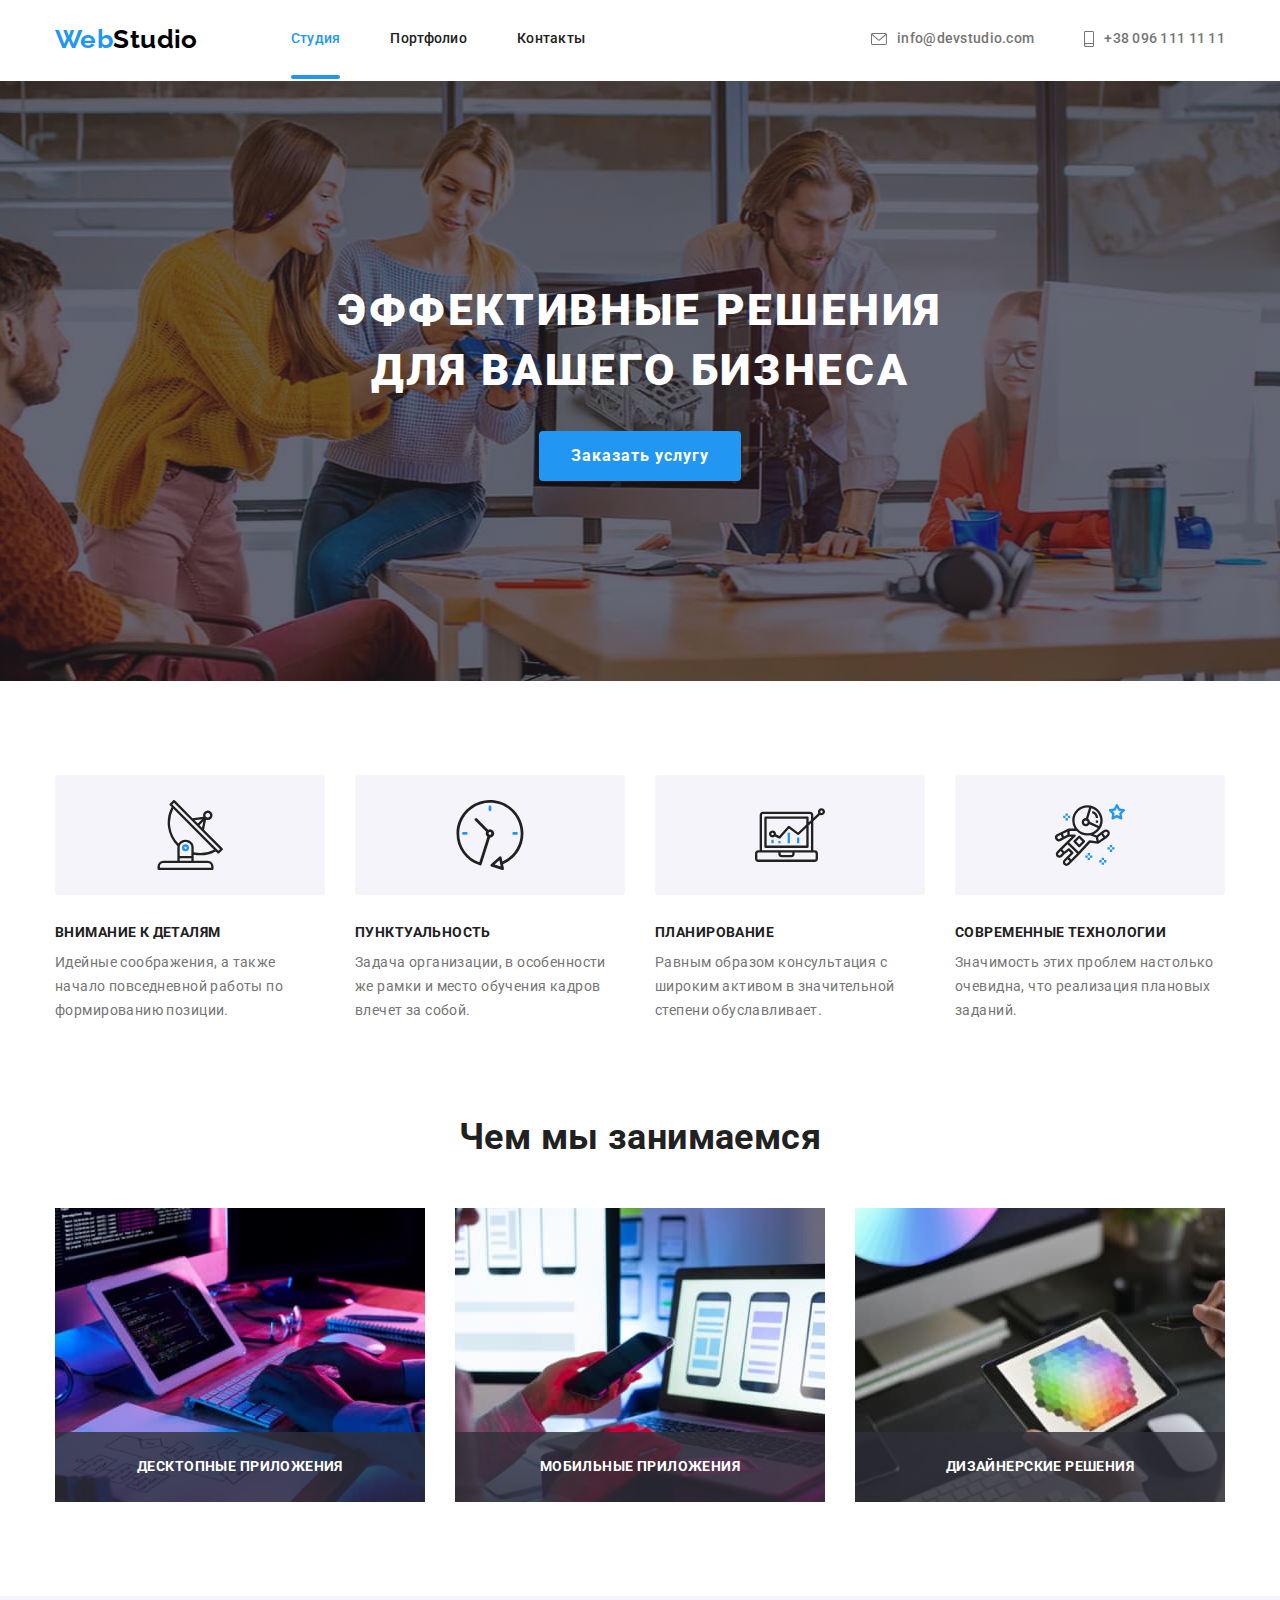
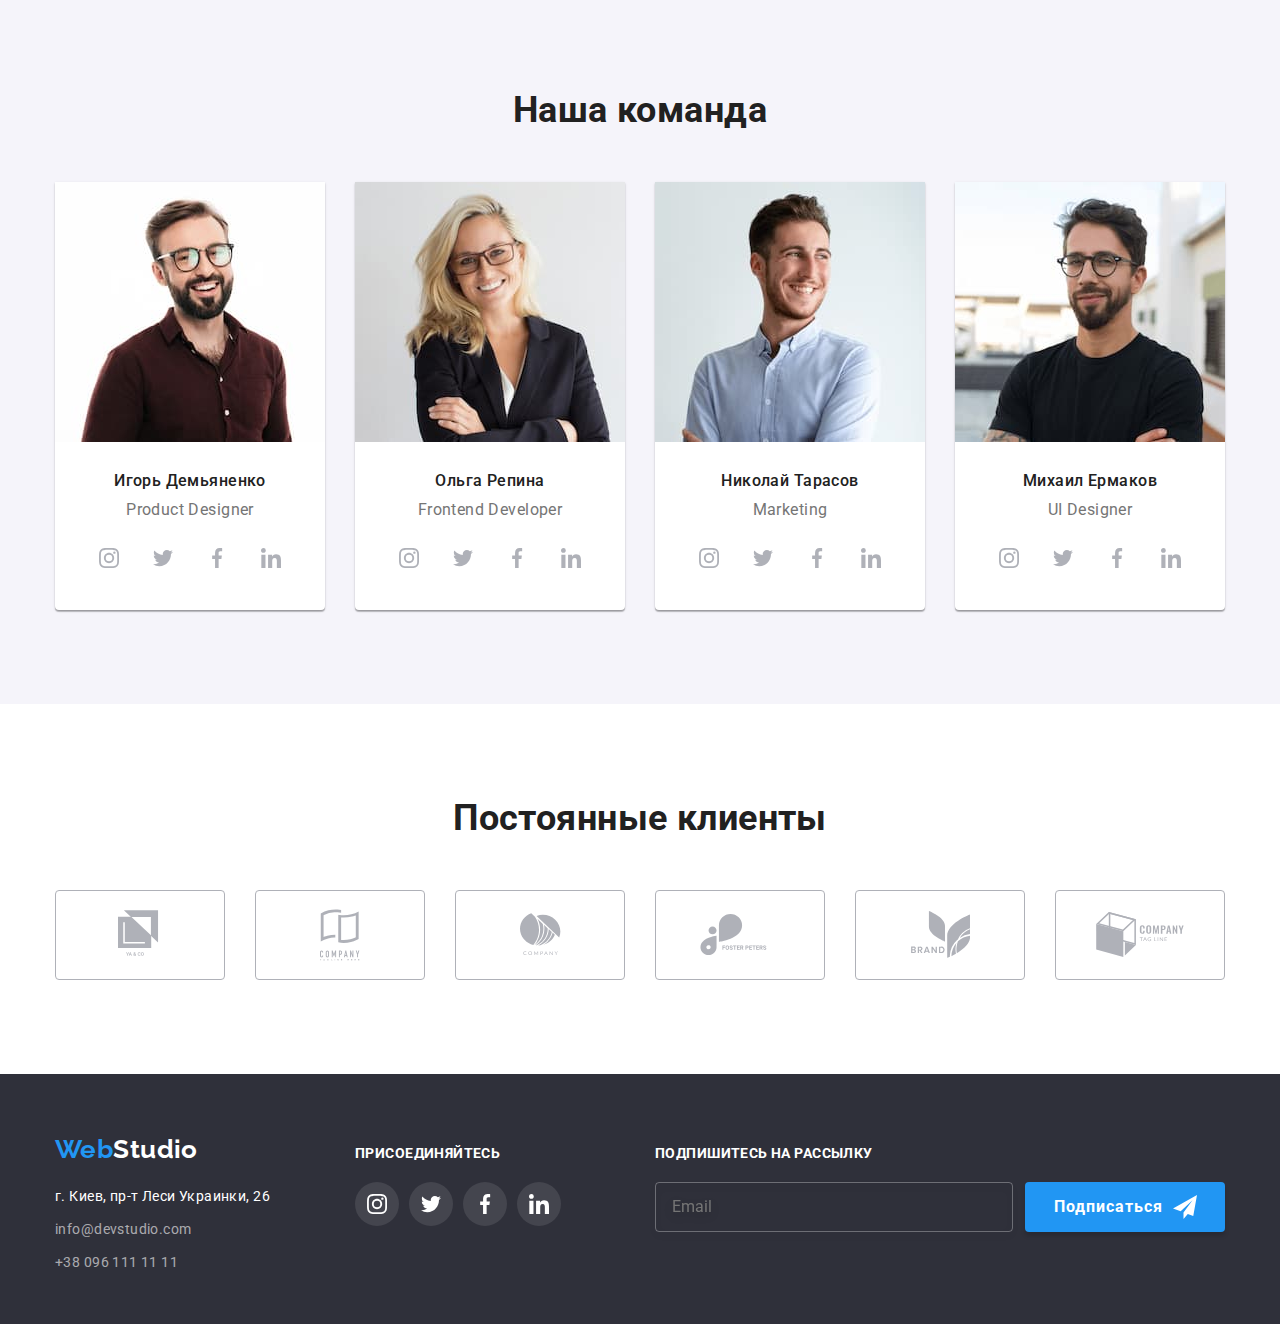
<file: index.html>
<!DOCTYPE html>
<html lang="ru">

<head>
    <meta charset="UTF-8">
    <meta http-equiv="X-UA-Compatible" content="IE=edge">
    <meta name="viewport" content="width=device-width, initial-scale=1.0">
    <title>WebStudio</title>
    <link
        href="https://fonts.googleapis.com/css2?family=Raleway:wght@700&family=Roboto:wght@400;500;700;900&display=swap"
        rel="stylesheet">
    <link rel="stylesheet"
        href="https://cdnjs.cloudflare.com/ajax/libs/modern-normalize/0.2.0/modern-normalize.min.css">
    <link rel="stylesheet" href="./css/styles.css">
</head>

<body class="page">
    <header class="page-header web">
        <div class="container">
            <nav class="header-nav">
                <a href="./index.html" class="logo list"><span class="logo-color">Web</span>Studio</a>
                <ul class="site-nav list">
                    <li class="item"><a href="./index.html" class="link-nav current list">Студия</a></li>
                    <li class="item"><a href="./portfolio.html" class="link-nav list">Портфолио</a></li>
                    <li class="item"><a href="#contacts" class="link-nav list">Контакты</a></li>
                </ul>
            </nav>
            <ul class="auth-nav list">
                <li class="item"><a href="mailto:info@devstudio.com" aria-label="Почта" class="link-contacts list">
                        <svg class="link-contacts-icon" width="16" height="12">
                            <use href="./images/icons.svg#envelope"></use>
                        </svg>info@devstudio.com
                    </a>
                </li>
                <li class="item"><a href="tel:+380961111111" aria-label="Телефон" class="link-contacts list">
                        <svg class="link-contacts-icon" width="10" height="16">
                            <use href="./images/icons.svg#smartphone"></use>
                        </svg>+38 096 111 11 11</a></li>
            </ul>
        </div>
    </header>
    <main>
        <section class="hero overlay">
            <div class="container">
                <div class="hero-center">
                    <h1 class="hero-title">Эффективные решения для вашего бизнеса</h1>
                </div>
                <button type="button" class="button-hero" data-modal-open>Заказать услугу</button>
                <div class="backdrop is-hidden" data-modal>
                    <div class="modal">
                        <p></p>
                        <button type="button" class="button-modal-close list list-border" data-modal-close>
                            <svg class="close-icon" width="11" height="11">
                                <use href="./images/icons.svg#close"></use>
                            </svg>
                        </button>
                        <div class="form-box">
                            <form class="form-modal">
                                <p class="modal-title">Оставьте свои данные, мы вам перезвоним</p>
                                <label class="form-field">
                                    <span class="form-label">Имя</span>
                                    <input type="text" class="form-input" name="name">
                                    <svg class="form-icon" width="18" height="18">
                                        <use href="./images/icons.svg#person-form"></use>
                                    </svg>
                                </label>
                                <label class="form-field">
                                    <span class="form-label">Телефон</span>
                                    <input type="tel" class="form-input" name="tel">
                                    <svg class="form-icon" width="18" height="18">
                                        <use href="./images/icons.svg#phone-form"></use>
                                    </svg>
                                </label>
                                <label class="form-field">
                                    <span class="form-label">Почта</span>
                                    <input type="email" class="form-input" name="email" required>
                                    <svg class="form-icon" width="18" height="18">
                                        <use href="./images/icons.svg#email-form"></use>
                                    </svg>
                                </label>
                                <label class="form-field area">
                                    <span class="form-label">Комментарий</span>
                                    <textarea name="user-text" class="form-input area"
                                        placeholder="Введите текст"></textarea>
                                </label>
                                <label class="checkbox-modal">
                                    <input type="checkbox" class="check-icon-box visually-hidden" name="check"
                                        value="i-agree">
                                    <svg class="checkbox-icon" width="16" height="15">
                                        <use href="./images/icons.svg#icon-check"></use>
                                    </svg>
                                    <span class="checkbox-text">Соглашаюсь с рассылкой и принимаю</span>
                                    <a href="" aria-label="Условия договора" class="check-box-agreement list"
                                        target="_blank" rel="noopener noreferrer">Условия договора</a>
                                </label>
                                <button type="submit" class="button-send">Отправить</button>
                            </form>
                        </div>
                    </div>
                </div>

            </div>
        </section>
        <section class="section description">
            <div class="container">
                <h2 class="visually-hidden">Чем мы занимаемся описание</h2>
                <ul class="section-text list">
                    <li class="item">
                        <div class="item-box">
                            <svg class="item-icon" width="70" height="70">
                                <use href="./images/icons.svg#Group"></use>
                            </svg>
                        </div>
                        <h3 class="text-title">Внимание к деталям</h3>
                        <p class="text">Идейные соображения, а также начало повседневной работы по формированию позиции.
                        </p>
                    </li>
                    <li class="item">
                        <div class="item-box">
                            <svg class="item-icon" width="70" height="70">
                                <use href="./images/icons.svg#clock"></use>
                            </svg>
                        </div>
                        <h3 class="text-title">Пунктуальность</h3>
                        <p class="text">Задача организации, в особенности же рамки и место обучения кадров влечет за
                            собой.
                        </p>
                    </li>
                    <li class="item">
                        <div class="item-box">
                            <svg class="item-icon" width="70" height="70">
                                <use href="./images/icons.svg#diagram"></use>
                            </svg>
                        </div>
                        <h3 class="text-title">Планирование</h3>
                        <p class="text">Равным образом консультация с широким активом в значительной степени
                            обуславливает.
                        </p>
                    </li>
                    <li class="item">
                        <div class="item-box">
                            <svg class="item-icon" width="70" height="70">
                                <use href="./images/icons.svg#astronaut"></use>
                            </svg>
                        </div>
                        <h3 class="text-title">Современные технологии</h3>
                        <p class="text">Значимость этих проблем настолько очевидна, что реализация плановых заданий.</p>
                    </li>
                </ul>
            </div>
        </section>
        <section class="section fotos">
            <div class="container">
                <h2 class="section-title">Чем мы занимаемся</h2>
                <ul class="section-foto list">
                    <li class="item foto-thumb"><img src="./images/box1.jpg" alt="Сотрудник пишет код." width="370">
                        <p class="foto-thumb-text">Десктопные приложения</p>
                    </li>
                    <li class="item foto-thumb"><img src="./images/box2.jpg" alt="Сотрудник настраивает стили."
                            width="370">
                        <p class="foto-thumb-text">Мобильные приложения</p>
                    </li>
                    <li class="item foto-thumb"><img src="./images/box3.jpg"
                            alt="Сотрудник настраивает цветовую палитру." width="370">
                        <p class="foto-thumb-text">Дизайнерские решения</p>
                    </li>

                </ul>
            </div>
        </section>
        <section class="section team">
            <div class="container">
                <h2 class="section-title">Наша команда</h2>
                <ul class="section-card list">
                    <li class="item">
                        <img src="./images/i.d.jpg" alt="На фото Игорь Демьяненко" width="270" class="team-foto">
                        <div class="card-box">
                            <h3 class="card-title">Игорь Демьяненко</h3>
                            <p class="card-text">Product Designer</p>
                            <ul class="social-network list">
                                <li class="social-item ">
                                    <a href="" class="social-link" aria-label="Инстаграмм" target="_blank"
                                        rel="noopener noreferrer">
                                        <svg class="social-icon" width="20" height="20">
                                            <use href="./images/icons.svg#instagram"></use>
                                        </svg>
                                    </a>
                                </li>
                                <li class="social-item">
                                    <a href="" class="social-link" aria-label="Твиттер" target="_blank"
                                        rel="noopener noreferrer">
                                        <svg class="social-icon" width="20" height="20">
                                            <use href="./images/icons.svg#twitter"></use>
                                        </svg>
                                    </a>
                                </li>
                                <li class="social-item">
                                    <a href="" class="social-link" aria-label="Фейсбук" target="_blank"
                                        rel="noopener noreferrer">
                                        <svg class="social-icon" width="20" height="20">
                                            <use href="./images/icons.svg#facebook"></use>
                                        </svg>
                                    </a>
                                </li>
                                <li class="social-item">
                                    <a href="" class="social-link" aria-label="Линкедин" target="_blank"
                                        rel="noopener noreferrer">
                                        <svg class="social-icon" width="20" height="20">
                                            <use href="./images/icons.svg#linkedin"></use>
                                        </svg>
                                    </a>
                                </li>
                            </ul>
                        </div>
                    </li>
                    <li class="item">
                        <img src="./images/o.r.jpg" alt="На фото Ольга Репина" width="270" class="team-foto">
                        <div class="card-box">
                            <h3 class="card-title">Ольга Репина</h3>
                            <p class="card-text">Frontend Developer</p>
                            <ul class="social-network list">
                                <li class="social-item ">
                                    <a href="" class="social-link" aria-label="Инстаграмм" target="_blank"
                                        rel="noopener noreferrer">
                                        <svg class="social-icon" width="20" height="20">
                                            <use href="./images/icons.svg#instagram"></use>
                                        </svg>
                                    </a>
                                </li>
                                <li class="social-item">
                                    <a href="" class="social-link" aria-label="Твиттер" target="_blank"
                                        rel="noopener noreferrer">
                                        <svg class="social-icon" width="20" height="20">
                                            <use href="./images/icons.svg#twitter"></use>
                                        </svg>
                                    </a>
                                </li>
                                <li class="social-item">
                                    <a href="" class="social-link" aria-label="Фейсбук" target="_blank"
                                        rel="noopener noreferrer">
                                        <svg class="social-icon" width="20" height="20">
                                            <use href="./images/icons.svg#facebook"></use>
                                        </svg>
                                    </a>
                                </li>
                                <li class="social-item">
                                    <a href="" class="social-link" aria-label="Линкедин" target="_blank"
                                        rel="noopener noreferrer">
                                        <svg class="social-icon" width="20" height="20">
                                            <use href="./images/icons.svg#linkedin"></use>
                                        </svg>
                                    </a>
                                </li>
                            </ul>
                        </div>
                    </li>
                    <li class="item">
                        <img src="./images/n.t.jpg" alt="На фото Николай Тарасов" width="270" class="team-foto">
                        <div class="card-box">
                            <h3 class="card-title">Николай Тарасов</h3>
                            <p class="card-text">Marketing</p>
                            <ul class="social-network list">
                                <li class="social-item ">
                                    <a href="" class="social-link" aria-label="Инстаграмм" target="_blank"
                                        rel="noopener noreferrer">
                                        <svg class="social-icon" width="20" height="20">
                                            <use href="./images/icons.svg#instagram"></use>
                                        </svg>
                                    </a>
                                </li>
                                <li class="social-item">
                                    <a href="" class="social-link" aria-label="Твиттер" target="_blank"
                                        rel="noopener noreferrer">
                                        <svg class="social-icon" width="20" height="20">
                                            <use href="./images/icons.svg#twitter"></use>
                                        </svg>
                                    </a>
                                </li>
                                <li class="social-item">
                                    <a href="" class="social-link" aria-label="Фейсбук" target="_blank"
                                        rel="noopener noreferrer">
                                        <svg class="social-icon" width="20" height="20">
                                            <use href="./images/icons.svg#facebook"></use>
                                        </svg>
                                    </a>
                                </li>
                                <li class="social-item">
                                    <a href="" class="social-link" aria-label="Линкедин" target="_blank"
                                        rel="noopener noreferrer">
                                        <svg class="social-icon" width="20" height="20">
                                            <use href="./images/icons.svg#linkedin"></use>
                                        </svg>
                                    </a>
                                </li>
                            </ul>
                        </div>
                    </li>
                    <li class="item">
                        <img src="./images/m.e.jpg" alt="На фото Михаил Ермаков" width="270" class="team-foto">
                        <div class="card-box">
                            <h3 class="card-title">Михаил Ермаков</h3>
                            <p class="card-text">UI Designer</p>
                            <ul class="social-network list">
                                <li class="social-item ">
                                    <a href="" class="social-link" aria-label="Инстаграмм" target="_blank"
                                        rel="noopener noreferrer">
                                        <svg class="social-icon" width="20" height="20">
                                            <use href="./images/icons.svg#instagram"></use>
                                        </svg>
                                    </a>
                                </li>
                                <li class="social-item">
                                    <a href="" class="social-link" aria-label="Твиттер" target="_blank"
                                        rel="noopener noreferrer">
                                        <svg class="social-icon" width="20" height="20">
                                            <use href="./images/icons.svg#twitter"></use>
                                        </svg>
                                    </a>
                                </li>
                                <li class="social-item">
                                    <a href="" class="social-link" aria-label="Фейсбук" target="_blank"
                                        rel="noopener noreferrer">
                                        <svg class="social-icon" width="20" height="20">
                                            <use href="./images/icons.svg#facebook"></use>
                                        </svg>
                                    </a>
                                </li>
                                <li class="social-item">
                                    <a href="" class="social-link" aria-label="Линкедин" target="_blank"
                                        rel="noopener noreferrer">
                                        <svg class="social-icon" width="20" height="20">
                                            <use href="./images/icons.svg#linkedin"></use>
                                        </svg>
                                    </a>
                                </li>
                            </ul>
                        </div>
                    </li>
                </ul>
            </div>
        </section>
        <section class="section clients">
            <div class="container">
                <h2 class="clients-titel">Постоянные клиенты</h2>
                <ul class="clients-list list">
                    <li class="clients-item">
                        <a href="" class="clients-link" aria-label="Логотип компании" target="_blank"
                            rel="noopener noreferrer">
                            <svg class="clients-icon" width="44.27" height="49.23">
                                <use href="./images/icons.svg#logo1"></use>
                            </svg>
                        </a>
                    </li>
                    <li class="clients-item">
                        <a href="" class="clients-link" aria-label="Логотип компании" target="_blank"
                            rel="noopener noreferrer">
                            <svg class="clients-icon" width="40" height="52">
                                <use href="./images/icons.svg#logo2"></use>
                            </svg>
                        </a>
                    </li>
                    <li class="clients-item">
                        <a href="" class="clients-link" aria-label="Логотип компании" target="_blank"
                            rel="noopener noreferrer">
                            <svg class="clients-icon" width="41" height="42.6">
                                <use href="./images/icons.svg#logo3"></use>
                            </svg>
                        </a>
                    </li>
                    <li class="clients-item">
                        <a href="" class="clients-link" aria-label="Логотип компании" target="_blank"
                            rel="noopener noreferrer">
                            <svg class="clients-icon" width="79.66" height="42.02">
                                <use href="./images/icons.svg#logo4"></use>
                            </svg>
                        </a>
                    </li>
                    <li class="clients-item">
                        <a href="" class="clients-link" aria-label="Логотип компании" target="_blank"
                            rel="noopener noreferrer">
                            <svg class="clients-icon" width="59" height="47">
                                <use href="./images/icons.svg#logo5"></use>
                            </svg>
                        </a>
                    </li>
                    <li class="clients-item">
                        <a href="" class="clients-link" aria-label="Логотип компании" target="_blank"
                            rel="noopener noreferrer">
                            <svg class="clients-icon" width="88.48" height="45.44">
                                <use href="./images/icons.svg#logo6"></use>
                            </svg>
                        </a>
                    </li>
                </ul>
            </div>
        </section>
    </main>
    <footer class="footer">
        <div class="container">
            <div class="footerbox">
                <div class="address-block">
                    <a href="./index.html" class="logo logo-end"><span class="logo-color">Web</span><span
                            class="logo-colors">Studio</span></a>
                    <address class="address" id="contacts">
                        <ul class="address-list list">
                            <li><a href="https://goo.gl/maps/zxBXprxEHdJfPsus8" aria-label="Гугл карта" target="_blank"
                                    rel="noopener noreferrer" class="address-map list">
                                    г. Киев, пр-т Леси Украинки, 26</a></li>
                            <li><a href="mailto:info@devstudio.com" aria-label="Почта"
                                    class="address-contacts list">info@devstudio.com</a></li>
                            <li><a href="tel:+380961111111" aria-label="Телефон" class="address-contacts list">+38 096
                                    111 11 11</a></li>
                        </ul>
                    </address>
                </div>
                <div class="social-network-link">
                    <p class="go-us">присоединяйтесь</p>
                    <ul class="social-network list">
                        <li class="social-item ">
                            <a href="" class="social-link end" aria-label="Инстаграмм" target="_blank"
                                rel="noopener noreferrer">
                                <svg class="social-icon end" width="20" height="20">
                                    <use href="./images/icons.svg#instagram"></use>
                                </svg>
                            </a>
                        </li>
                        <li class="social-item">
                            <a href="" class="social-link end" aria-label="Твиттер" target="_blank"
                                rel="noopener noreferrer">
                                <svg class="social-icon end" width="20" height="20">
                                    <use href="./images/icons.svg#twitter"></use>
                                </svg>
                            </a>
                        </li>
                        <li class="social-item">
                            <a href="" class="social-link end" aria-label="Фейсбук" target="_blank"
                                rel="noopener noreferrer">
                                <svg class="social-icon end" width="20" height="20">
                                    <use href="./images/icons.svg#facebook"></use>
                                </svg>
                            </a>
                        </li>
                        <li class="social-item">
                            <a href="" class="social-link end" aria-label="Линкедин" target="_blank"
                                rel="noopener noreferrer">
                                <svg class="social-icon end" width="20" height="20">
                                    <use href="./images/icons.svg#linkedin"></use>
                                </svg>
                            </a>
                        </li>
                    </ul>
                </div>
                <div class="subscribe-box">
                    <p class="go-us">Подпишитесь на рассылку</p>
                    <form class="mail-field-box">
                        <label class="mail-field"><input class="mail-field-item" type="email" name="email"
                                placeholder="Email"></label>
                        <button type="submit" class="button-subscribe">Подписаться
                            <svg class="subscribe-icon" width="24" height="24">
                                <use href="./images/icons.svg#icon_send"></use>
                            </svg>
                        </button>
                    </form>
                </div>
            </div>
        </div>
    </footer>
    <script src="./js/modal.js"></script>
</body>

</html>
</file>
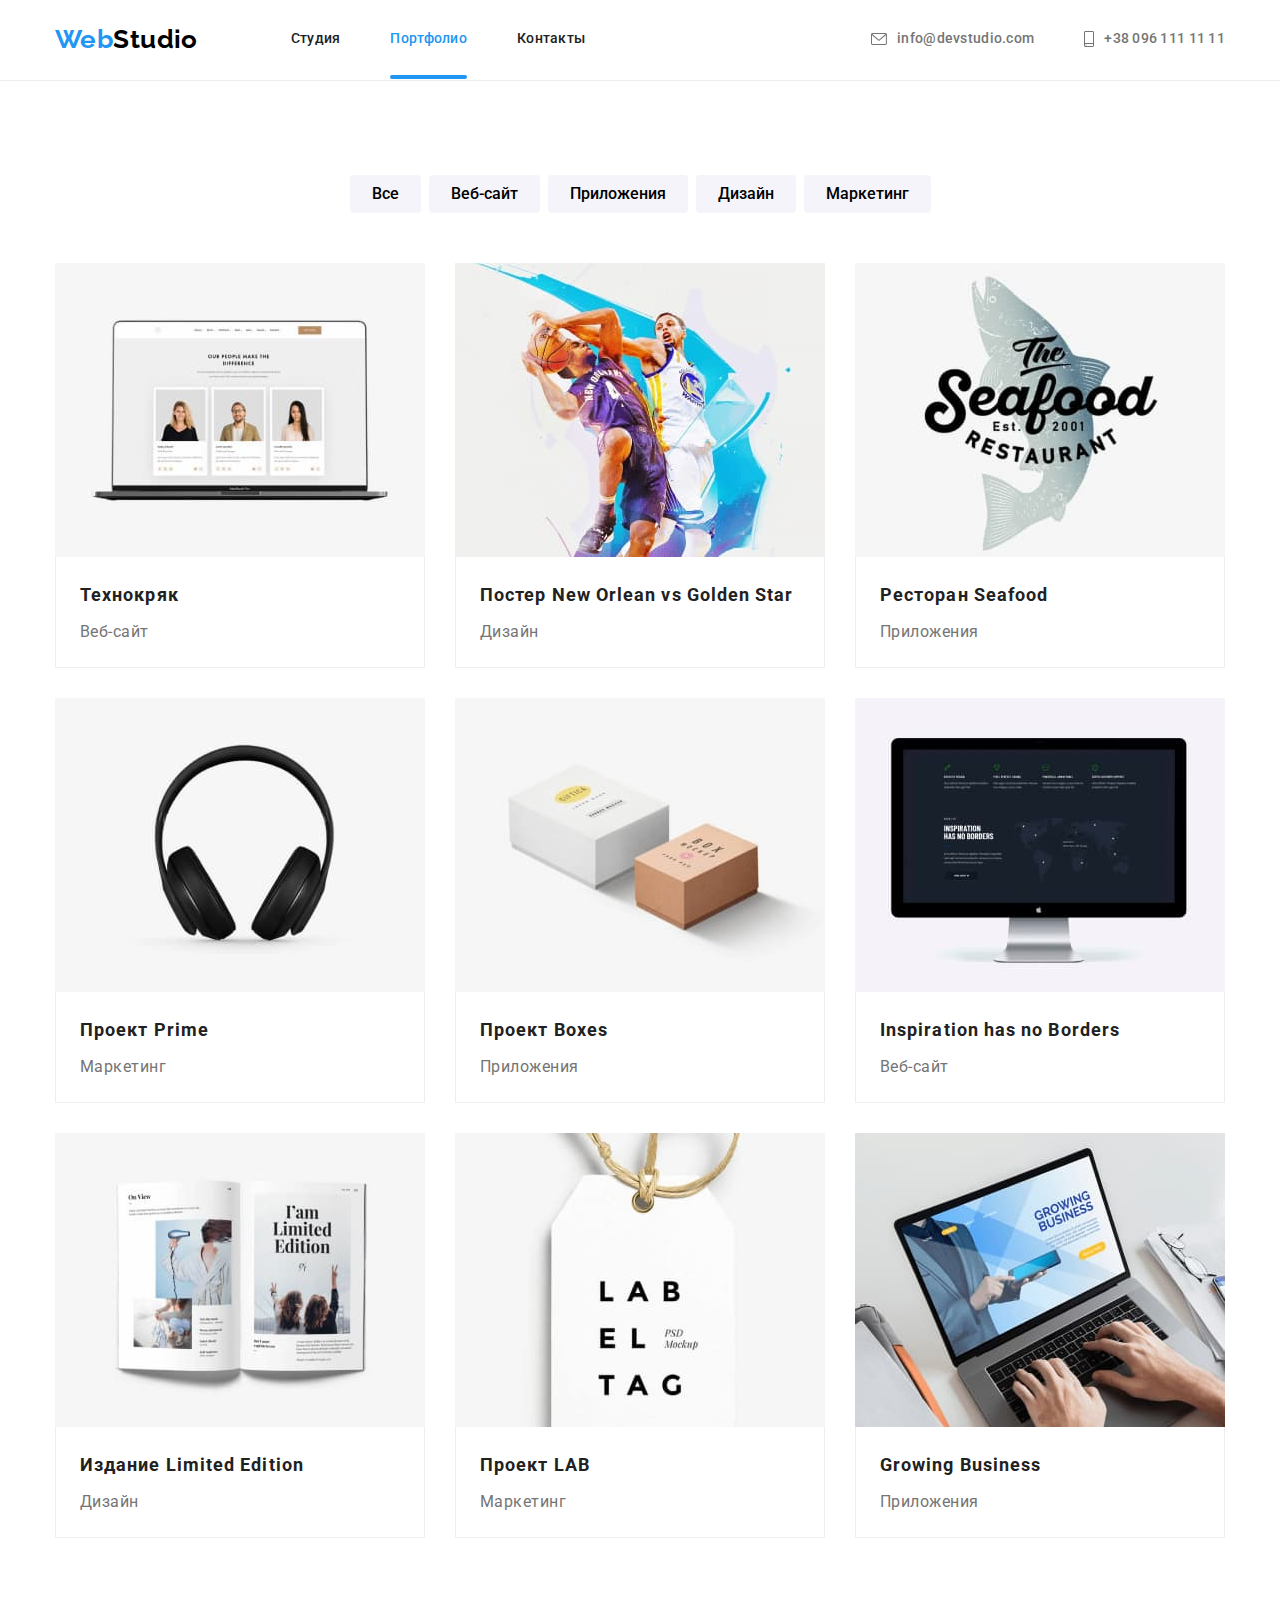
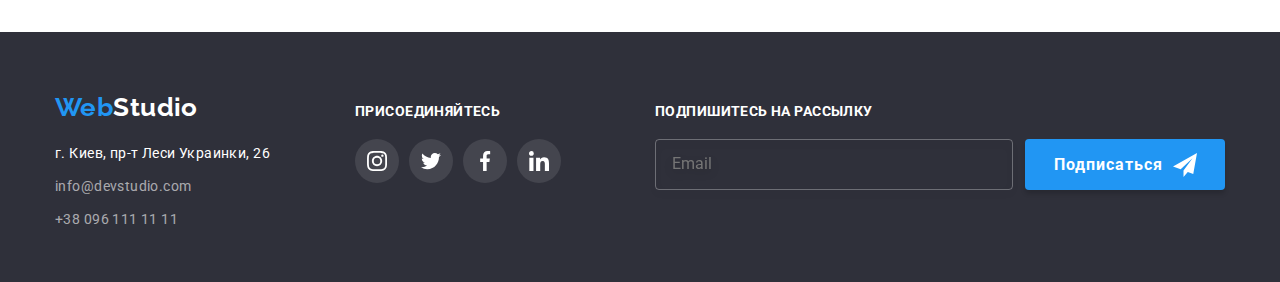
<file: portfolio.html>
<!DOCTYPE html>
<html lang="ru">

<head>
    <meta charset="UTF-8">
    <meta http-equiv="X-UA-Compatible" content="IE=edge">
    <meta name="viewport" content="width=device-width, initial-scale=1.0">
    <title>portfolio</title>
    <link
        href="https://fonts.googleapis.com/css2?family=Raleway:wght@700&family=Roboto:wght@400;500;700;900&display=swap"
        rel="stylesheet">
    <link rel="stylesheet"
        href="https://cdnjs.cloudflare.com/ajax/libs/modern-normalize/0.2.0/modern-normalize.min.css">
    <link rel="stylesheet" href="./css/styles.css">
</head>

<body class="page">
    <header class="page-header border">
        <div class="container">
            <nav class="header-nav">
                <a href="./index.html" class="logo list"><span class="logo-color">Web</span>Studio</a>
                <ul class="site-nav list">
                    <li class="item"><a href="./index.html" class="link-nav  list">Студия</a></li>
                    <li class="item"><a href="./portfolio.html" class="link-nav current list">Портфолио</a></li>
                    <li class="item"><a href="#contacts" class="link-nav list">Контакты</a></li>
                </ul>
            </nav>
            <ul class="auth-nav list">
                <li class="item"><a href="mailto:info@devstudio.com" aria-label="Почта" class="link-contacts list">
                        <svg class="link-contacts-icon" width="16" height="12">
                            <use href="./images/icons.svg#envelope"></use>
                        </svg>info@devstudio.com
                    </a>
                </li>
                <li class="item"><a href="tel:+380961111111" aria-label="Телефон" class="link-contacts list">
                        <svg class="link-contacts-icon" width="10" height="16">
                            <use href="./images/icons.svg#smartphone"></use>
                        </svg>+38 096 111 11 11</a></li>
            </ul>
        </div>
    </header>
    <main>
        <section class="portfolio">
            <div class="container">
                <h1 class="visually-hidden">Портфолио</h1>
                <ul class="filter list">
                    <li><button type="button" class="filter-button" aria-label="Все">Все</button></li>
                    <li><button type="button" class="filter-button" aria-label="Веб-сайт">Веб-сайт</button></li>
                    <li><button type="button" class="filter-button" aria-label="Приложения">Приложения</button></li>
                    <li><button type="button" class="filter-button" aria-label="Дизайн">Дизайн</button></li>
                    <li><button type="button" class="filter-button" aria-label="Маркетинг">Маркетинг</button></li>
                </ul>
                <ul class="filter-item list">
                    <li class="item none">
                        <a href="" aria-label="Веб-сайт" class="filter-link list" target="_blank"
                            rel="noopener noreferrer">
                            <div class="animation-box">
                                <img src="./images/portfoliolink1.jpg" alt="На фото ноутбук" width="370"
                                    class="filter-foto">
                                <p class="animation-box-thumb"><span class="animation-box-text">Технокряк это
                                        современная площадка распространения коронавируса.
                                        Компании
                                        используют эту платформу для цифрового
                                        шпионажа и атак на защищённые сервера конкурентов.</span></p>
                            </div>
                            <div class="filter-box">
                                <h2 class="filter-card-title">Технокряк</h2>
                                <p class="filter-card-text">Веб-сайт</p>
                            </div>
                        </a>
                    </li>
                    <li class="item none">
                        <a href="" aria-label="Дизайн" class="filter-link list" target="_blank"
                            rel="noopener noreferrer">
                            <div class="animation-box">
                                <img src="./images/portfoliolink2.jpg" alt="На фото баскетболисты" width="370"
                                    class="filter-foto">
                                <p class="animation-box-thumb"><span class="animation-box-text">Lorem ipsum dolor sit
                                        amet consectetur adipisicing elit. Magnam beatae, provident similique ab eum id
                                        sint recusandae temporibus! Eveniet nam nobis temporibus quidem harum
                                        perspiciatis, praesentium tenetur veniam!</span></p>
                            </div>
                            <div class="filter-box">
                                <h2 class="filter-card-title">Постер New Orlean vs Golden Star</h2>
                                <p class="filter-card-text">Дизайн</p>
                            </div>
                        </a>
                    </li>
                    <li class="item none">
                        <a href="" aria-label="Приложения" class="filter-link list" target="_blank"
                            rel="noopener noreferrer">
                            <div class="animation-box">
                                <img src="./images/portfoliolink3.jpg" alt="На фото логотип ресторана" width="370"
                                    class="filter-foto">
                                <p class="animation-box-thumb"><span class="animation-box-text">Lorem ipsum dolor sit,
                                        amet consectetur adipisicing elit. Incidunt quae ex repellendus ab autem
                                        inventore amet molestiae excepturi, obcaecati, vel quidem necessitatibus tenetur
                                        optio reprehenderit pariatur?</span></p>
                            </div>
                            <div class="filter-box">
                                <h2 class="filter-card-title">Ресторан Seafood</h2>
                                <p class="filter-card-text">Приложения</p>
                            </div>
                        </a>
                    </li>
                    <li class="item">
                        <a href="" aria-label="Маркетинг" class="filter-link list" target="_blank"
                            rel="noopener noreferrer">
                            <div class="animation-box">
                                <img src="./images/portfoliolink4.jpg" alt="На фото наушники" width="370"
                                    class="filter-foto">
                                <p class="animation-box-thumb"><span class="animation-box-text">Lorem, ipsum dolor sit
                                        amet consectetur adipisicing elit. Reprehenderit, blanditiis. Et sequi sed
                                        adipisci sit, eaque architecto consequatur aliquam odio tempora velit illo
                                        maiores asperiores, voluptatem.</span>
                                </p>
                            </div>
                            <div class="filter-box">
                                <h2 class="filter-card-title">Проект Prime</h2>
                                <p class="filter-card-text">Маркетинг</p>
                            </div>
                        </a>
                    </li>
                    <li class="item">
                        <a href="" aria-label="Приложения" class="filter-link list" target="_blank"
                            rel="noopener noreferrer">
                            <div class="animation-box">
                                <img src="./images/portfoliolink5.jpg" alt="На фото коробки" width="370"
                                    class="filter-foto">
                                <p class="animation-box-thumb"><span class="animation-box-text">Lorem ipsum dolor sit
                                        amet, consectetur adipisicing elit. Aperiam, dolorem? Dolore iste, provident
                                        modi consequuntur ipsum optio repudiandae harum placeat inventore fugit
                                        officiis! quibusdam!</span></p>
                            </div>
                            <div class="filter-box">
                                <h2 class="filter-card-title">Проект Boxes</h2>
                                <p class="filter-card-text">Приложения</p>
                            </div>
                        </a>
                    </li>
                    <li class="item">
                        <a href="" aria-label="Веб-сайт" class="filter-link list" target="_blank"
                            rel="noopener noreferrer">
                            <div class="animation-box">
                                <img src="./images/portfoliolink6.jpg" alt="На фото монитор" width="370"
                                    class="filter-foto">
                                <p class="animation-box-thumb"><span class="animation-box-text">Lorem ipsum dolor sit
                                        amet consectetur adipisicing elit. Cumque nisi iure voluptate perferendis ipsam
                                        autem placeat, libero quam dignissimos pariatur cupiditate temporibus saepe
                                        eaque?</span></p>
                            </div>
                            <div class="filter-box">
                                <h2 class="filter-card-title">Inspiration has no Borders</h2>
                                <p class="filter-card-text">Веб-сайт</p>
                            </div>
                        </a>
                    </li>
                    <li class="item">
                        <a href="" aria-label="Дизайн" class="filter-link list" target="_blank"
                            rel="noopener noreferrer">
                            <div class="animation-box">
                                <img src="./images/portfoliolink7.jpg" alt="На фото книга" width="370"
                                    class="filter-foto">
                                <p class="animation-box-thumb"><span class="animation-box-text">Lorem, ipsum dolor sit
                                        amet consectetur adipisicing elit. Praesentium atque, provident illo molestias
                                        id voluptatibus vel debitis aperiam nobis? Aspernatur, iste quibusdam sed
                                        accusamus omnis!</span></p>
                            </div>
                            <div class="filter-box">
                                <h2 class="filter-card-title">Издание Limited Edition</h2>
                                <p class="filter-card-text">Дизайн</p>
                            </div>
                        </a>
                    </li>
                    <li class="item">
                        <a href="" aria-label="Маркетинг" class="filter-link list" target="_blank"
                            rel="noopener noreferrer">
                            <div class="animation-box">
                                <img src="./images/portfoliolink8.jpg" alt="На фото ярлык с логотипом" width="370"
                                    class="filter-foto">
                                <p class="animation-box-thumb"><span class="animation-box-text">Lorem ipsum, dolor sit
                                        amet consectetur adipisicing elit. Ipsum quidem totam nulla obcaecati quasi ex,
                                        porro et repudiandae voluptatum, dicta, enim eum rem. Explicabo, distinctio quia
                                        .</span></p>
                            </div>
                            <div class="filter-box">
                                <h2 class="filter-card-title">Проект LAB</h2>
                                <p class="filter-card-text">Маркетинг</p>
                            </div>
                        </a>
                    </li>
                    <li class="item">
                        <a href="" aria-label="Приложения" class="filter-link list" target="_blank"
                            rel="noopener noreferrer">
                            <div class="animation-box">
                                <img src="./images/portfoliolink9.jpg" alt="На фото человек работает на ноутбуке"
                                    width="370" class="filter-foto">
                                <p class="animation-box-thumb"><span class="animation-box-text">Lorem ipsum dolor, sit
                                        amet consectetur adipisicing elit. Consectetur, ratione cum quisquam harum
                                        aperiam qui omnis quasi sapiente eius quod consequuntur? Neque consequuntur
                                        facilis voluptatem laborum !</span></p>
                            </div>
                            <div class="filter-box">
                                <h2 class="filter-card-title">Growing Business</h2>
                                <p class="filter-card-text">Приложения</p>
                            </div>
                        </a>
                    </li>
                </ul>
            </div>
        </section>
    </main>
    <footer class="footer">
        <div class="container">
            <div class="footerbox">
                <div class="address-block">
                    <a href="./index.html" class="logo logo-end"><span class="logo-color">Web</span><span
                            class="logo-colors">Studio</span></a>
                    <address class="address" id="contacts">
                        <ul class="address-list list">
                            <li><a href="https://goo.gl/maps/zxBXprxEHdJfPsus8" aria-label="Гугл карта" target="_blank"
                                    rel="noopener noreferrer" class="address-map list">
                                    г. Киев, пр-т Леси Украинки, 26</a></li>
                            <li><a href="mailto:info@devstudio.com" aria-label="Почта"
                                    class="address-contacts list">info@devstudio.com</a></li>
                            <li><a href="tel:+380961111111" aria-label="Телефон" class="address-contacts list">+38 096
                                    111 11 11</a></li>
                        </ul>
                    </address>
                </div>
                <div class="social-network-link">
                    <p class="go-us">присоединяйтесь</p>
                    <ul class="social-network list">
                        <li class="social-item ">
                            <a href="" class="social-link end" aria-label="Инстаграмм" target="_blank"
                                rel="noopener noreferrer">
                                <svg class="social-icon end" width="20" height="20">
                                    <use href="./images/icons.svg#instagram"></use>
                                </svg>
                            </a>
                        </li>
                        <li class="social-item">
                            <a href="" class="social-link end" aria-label="Твиттер" target="_blank"
                                rel="noopener noreferrer">
                                <svg class="social-icon end" width="20" height="20">
                                    <use href="./images/icons.svg#twitter"></use>
                                </svg>
                            </a>
                        </li>
                        <li class="social-item">
                            <a href="" class="social-link end" aria-label="Фейсбук" target="_blank"
                                rel="noopener noreferrer">
                                <svg class="social-icon end" width="20" height="20">
                                    <use href="./images/icons.svg#facebook"></use>
                                </svg>
                            </a>
                        </li>
                        <li class="social-item">
                            <a href="" class="social-link end" aria-label="Линкедин" target="_blank"
                                rel="noopener noreferrer">
                                <svg class="social-icon end" width="20" height="20">
                                    <use href="./images/icons.svg#linkedin"></use>
                                </svg>
                            </a>
                        </li>
                    </ul>
                </div>
                <div class="subscribe-box">
                    <p class="go-us">Подпишитесь на рассылку</p>
                    <form class="mail-field-box">
                        <label class="mail-field"><input class="mail-field-item" type="email" name="email"
                                placeholder="Email"></label>
                        <button type="submit" class="button-subscribe">Подписаться
                            <svg class="subscribe-icon" width="24" height="24">
                                <use href="./images/icons.svg#icon_send"></use>
                            </svg>
                        </button>
                    </form>
                </div>
            </div>
        </div>
    </footer>
</body>

</html>
</file>
<file: css/styles.css>
/* цвет основного текста #212121 */
/* цвет вторичный #757575 */
/* белый #FFFFFF */
/* акцент #2196F3 */
/* акцент адрес rgba(255, 255, 255, 0.6) */
/* bg задний фон #E5E5E5 */
/* bg основа документа ##FFFFFF */
/* bg вторичный #2F303A */
/* bg акцент #F5F4FA */
/* шрифт лого Raleway 700*/
/* шрифт текста Roboto 900 700 500 400*/
:root {
  --accent-color: #2196f3;
  --text-title-color: #212121;
  --text-color: #757575;
  --icons-color: #afb1b8;
  --primary-white-color: #ffffff;
  --dark-bg-color: #2f303a;
  --accent-bg-color: #f5f4fa;
  --section-text-set: 4;
  --section-text-set-gap: 30px;
  --section-card-set: 4;
  --section-card-set-gap: 30px;
  --section-foto-set: 3;
  --section-foto-set-gap: 30px;
  --section-clients-set: 6;
  --section-clients-set-gap: 30px;
  --section-filter-link-set: 3;
  --section-filter-link-gap: 30px;
  --card-shadow: 0px 1px 3px rgba(0, 0, 0, 0.12),
    0px 1px 1px rgba(0, 0, 0, 0.14), 0px 2px 1px rgba(0, 0, 0, 0.2);
}
body {
  background-color: var(--primary-white-color);
  color: var(--text-title-color);

  font-family: Roboto, sans-serif;
  font-weight: 400;
  font-size: 14px;
  line-height: 1.71;
  letter-spacing: 0.03em;
}
html {
  box-sizing: border-box;
}
*,
*::after,
*::before {
  box-sizing: inherit;
}
h1,
h2,
h3,
h4,
h5,
h6,
p {
  margin-top: 0;
}
img {
  display: block;
  max-width: 100%;
  height: auto;
}
.list {
  list-style: none;
  text-decoration: none;
  color: inherit;
  padding: 0;
  margin: 0;
}
.list-border {
  border: none;
}
.visually-hidden {
  position: absolute !important;
  clip: rect(1px 1px 1px 1px);
  clip: rect(1px, 1px, 1px, 1px);
  padding: 0 !important;
  border: 0 !important;
  height: 1px !important;
  width: 1px !important;
  overflow: hidden;
}
.container {
  width: 1200px;
  padding-right: 15px;
  padding-left: 15px;
  margin-right: auto;
  margin-left: auto;
}
.section {
  padding-top: 94px;
  padding-bottom: 94px;
}
/* site nav */
.page-header .container {
  display: flex;
  justify-content: flex-end;
  align-items: center;
}
.page-header .logo {
  margin-right: 93px;
}
.header-nav {
  display: inline-flex;
  align-items: center;
  margin-right: auto;
}
.logo {
  display: inline-block;
  color: #000000;
  font-family: Raleway, sans-serif;
  font-weight: 700;
  font-size: 26px;
  line-height: 1.19;
  text-decoration: none;
}
.logo-color {
  color: var(--accent-color);
}
.logo-colors {
  color: var(--primary-white-color);
  background-color: #2f303a; /*временно*/
}
.link-nav:hover,
.link-nav:focus {
  color: var(--accent-color);
}
.link-nav {
  color: var(--text-title-color);
  transition: color 250ms cubic-bezier(0.4, 0, 0.2, 1);
}
.site-nav .link-nav.current {
  position: relative;
  color: var(--accent-color);
}
.link-nav.current::after {
  content: '';
  position: absolute;
  top: 45px;
  left: 0;
  display: block;
  width: 100%;
  height: 4px;
  background: var(--accent-color);
  border-radius: 2px;
}

.site-nav .item:not(:last-child) {
  margin-right: 50px;
}
.auth-nav .item:not(:last-child) {
  margin-right: 50px;
}
.site-nav {
  display: flex;
  font-weight: 500;
  font-size: 14px;
  line-height: 1.14;
  letter-spacing: 0.02em;
}
.auth-nav {
  display: inline-flex;
  align-items: center;
  font-weight: 500;
  font-size: 14px;
  line-height: 1.14;
  letter-spacing: 0.02em;
}
.link-contacts:hover,
.link-contacts:focus {
  color: var(--accent-color);
}
.link-contacts:hover .link-contacts-icon,
.link-contacts:focus .link-contacts-icon {
  fill: var(--accent-color);
}
.link-contacts-icon {
  margin-right: 10px;
  fill: currentColor;
  transition: fill 250ms cubic-bezier(0.4, 0, 0.2, 1);
}
.link-contacts {
  /* добавил падинги чтобы выровнять рамку при фокусе */
  padding-top: 1px;
  padding-bottom: 1px;
  display: flex;
  align-items: center;
  color: var(--text-color);
  transition: color 250ms cubic-bezier(0.4, 0, 0.2, 1);
}
.address-list {
  font-style: normal;
  display: inline-flex;
  flex-direction: column;
}
.address-list li:not(:last-child) {
  margin-bottom: 9px;
}
/* +footer address */
.address-contacts:hover,
.address-contacts:focus {
  color: var(--accent-color);
}
.address-contacts {
  color: rgba(255, 255, 255, 0.6);
  transition: color 250ms cubic-bezier(0.4, 0, 0.2, 1);
}
.address-map:hover,
.address-map:focus {
  color: var(--accent-color);
}
.address-map {
  color: var(--primary-white-color);
  transition: color 250ms cubic-bezier(0.4, 0, 0.2, 1);
}
/* section */
.page-header {
  padding-top: 24px;
  padding-bottom: 25px;
}
.page-header.web {
  padding-bottom: 26px;
}
.page-header.border {
  border-bottom: 1px solid #ececec;
}
.hero {
  background-color: #c4c4c4;
  text-align: center;
  padding-top: 200px;
  padding-bottom: 200px;
}
.hero.overlay {
  height: 600px;
  max-width: 1600px;
  margin-left: auto;
  margin-right: auto;
  background-image: linear-gradient(
      to right,
      rgba(47, 48, 58, 0.4),
      rgba(47, 48, 58, 0.4)
    ),
    url(../images/hero.jpg);
  background-repeat: no-repeat;
  background-position: center;
  background-size: cover;
}
.hero-center {
  display: flex;
  flex-direction: column;
}
.hero-title {
  display: inline-block;
  color: var(--primary-white-color);

  font-weight: 900;
  font-size: 44px;
  line-height: 1.36;
  max-width: 696px;
  letter-spacing: 0.06em;
  text-transform: uppercase;
  margin-right: auto;
  margin-left: auto;
  margin-bottom: 30px;
}
.button-subscribe:hover,
.button-subscribe:focus {
  background-color: #188ce8;
}
.button-send:hover,
.button-send:focus {
  background-color: #188ce8;
}
.button-hero:hover,
.button-hero:focus {
  background-color: #188ce8;
}
.button-hero,
.button-subscribe,
.button-send {
  display: inline-flex;
  padding: 10px 32px;
  min-width: 200px;
  color: var(--primary-white-color);
  background-color: var(--accent-color);
  font-family: inherit;
  font-weight: 700;
  font-size: 16px;
  line-height: 1.87;
  letter-spacing: 0.06em;
  border: none;
  cursor: pointer;
  box-shadow: 0px 4px 4px rgba(0, 0, 0, 0.15);
  border-radius: 4px;
  transition: background-color 250ms cubic-bezier(0.4, 0, 0.2, 1);
}
.button-subscribe {
  align-items: center;
  text-align: center;
  padding-left: 29px;
  padding-right: 28px;
}
.button-send {
  align-items: center;
  text-align: center;
  padding-left: 56px;
  padding-right: 55px;
}
.subscribe-icon {
  margin-left: 10px;
  fill: currentColor;
}
.button-modal-close {
  position: absolute;
  right: 8px;
  top: 8px;
  width: 30px;
  height: 30px;
  border: 1px solid rgba(0, 0, 0, 0.1);
  background: var(--primary-white-color);
  border-radius: 50%;
  cursor: pointer;
}
.button-modal-close:hover .close-icon,
.button-modal-close:focus .close-icon {
  fill: var(--accent-color);
}
.close-icon {
  position: absolute;
  transform: translate(-50%, -50%);
  fill: #000000;
  transition: fill 250ms cubic-bezier(0.4, 0, 0.2, 1);
}
/* modal js */
.backdrop.is-hidden {
  visibility: hidden;
  opacity: 0;
  pointer-events: none;
}
.backdrop {
  position: fixed;
  top: 0;
  left: 0;
  width: 100%;
  height: 100%;
  background-color: rgba(0, 0, 0, 0.2);
  opacity: 1;
  visibility: visible;
  transition: opacity 250ms cubic-bezier(0.4, 0, 0.2, 1),
    visibility 250ms cubic-bezier(0.4, 0, 0.2, 1);
  z-index: 1;
}
.modal {
  display: flex;
  position: relative;
  top: 50%;
  left: 50%;
  max-width: 528px;
  height: 581px;
  transform: translate(-50%, -50%);
  background: var(--primary-white-color);
  box-shadow: 0px 1px 3px rgba(0, 0, 0, 0.12), 0px 1px 1px rgba(0, 0, 0, 0.14),
    0px 2px 1px rgba(0, 0, 0, 0.2);
  border-radius: 4px;
}
.form-modal {
  position: absolute;
  top: 40px;
  left: 40px;
  width: 448px;
}
.modal-title {
  margin-bottom: 12px;
  font-weight: 700;
  font-size: 20px;
  line-height: 23px;
}
.form-field {
  position: relative;
  display: flex;
  flex-direction: column;
  text-align: left;
  margin-bottom: 10px;
}
.form-field.area {
  margin-bottom: 0;
}
.form-input {
  width: 100%;
  margin: 0;
  padding: 11px 12px 11px 42px;
  border: 1px solid rgba(33, 33, 33, 0.2);
  box-sizing: border-box;
  border-radius: 4px;
  cursor: pointer;
  transition: border 250ms cubic-bezier(0.4, 0, 0.2, 1);
}
.form-input:hover {
  border-color: var(--accent-color);
}
.form-input.area {
  margin-bottom: 20px;
  padding: 12px 16px;
  height: 120px;
  resize: none;
  font-size: 14px;
  line-height: 1.14;
  letter-spacing: 0.01em;
}
.form-label {
  margin-bottom: 4px;
  font-size: 12px;
  line-height: 1.16;
  letter-spacing: 0.01em;
  color: var(--text-color);
}
/* textarea::-webkit-input-placeholder {
  color: rgba(117, 117, 117, 0.5); 
} */
.form-input.area::placeholder {
  color: rgba(117, 117, 117, 0.5);
}
.form-input:hover + .form-icon,
.form-input:focus + .form-icon {
  fill: var(--accent-color);
}
.form-icon {
  position: absolute;
  top: 50%;
  left: 12px;
  fill: var(--text-title-color);
  transition: fill 250ms cubic-bezier(0.4, 0, 0.2, 1);
}
.checkbox-modal {
  display: flex;
  justify-content: center;
  align-items: center;
  margin-bottom: 30px;
}
.checkbox-icon {
  fill: none;
  border: 2px solid;
  border-radius: 2px;
  transition: background-color 250ms cubic-bezier(0.4, 0, 0.2, 1),
    fill 250ms cubic-bezier(0.4, 0, 0.2, 1),
    box-shadow 250ms cubic-bezier(0.4, 0, 0.2, 1);
}
.check-icon-box:focus + .checkbox-icon {
  border: 2px solid var(--accent-color);
}
.check-icon-box:checked:focus + .checkbox-icon {
  box-shadow: 0px 4px 4px rgba(0, 0, 0, 0.25);
}
.check-icon-box:checked + .checkbox-icon {
  border: none;
  fill: var(--primary-white-color);
  background-color: var(--accent-color);
}
.check-box-agreement {
  margin-left: 3px;
  text-decoration-line: underline;
  color: var(--accent-color);
}
.checkbox-text {
  margin: 0;
  margin-left: 7px;
  color: var(--text-color);
}

/* section Чем мы занимаемся описани */
.fotos {
  padding-top: 0;
}
.section-text {
  display: flex;
  flex-wrap: wrap;
  padding: 0;
  margin: 0;
  margin-left: calc(-1 * var(--section-text-set-gap));
}
.item-box {
  display: flex;
  justify-content: center;
  align-items: center;
  min-height: 120px;
  margin-bottom: 30px;
  background: #f5f4fa;
  border-radius: 4px;
}
.section-text > .item {
  flex-basis: calc(
    100% / var(--section-text-set) - var(--section-text-set-gap)
  );
  margin-left: var(--section-text-set-gap);
}
.section-title {
  font-size: 36px;
  line-height: 1.16;
  text-align: center;
  margin-bottom: 50px;
}
.text-title {
  font-size: 14px;
  line-height: 1.14;
  text-transform: uppercase;
  margin-bottom: 10px;
}
.text {
  color: var(--text-color);
  margin-bottom: 0;
}

/* section Чем мы занимаемся foto */
.section-foto {
  display: flex;
  flex-wrap: wrap;
  padding: 0;
  margin: 0;
  margin-left: calc(-1 * var(--section-foto-set-gap));
}
.section-foto > .item {
  flex-basis: calc(
    100% / var(--section-foto-set) - var(--section-foto-set-gap)
  );
  margin-left: var(--section-foto-set-gap);
}
.item.foto-thumb {
  display: inline-block;
  position: relative;
}
.foto-thumb-text {
  display: inline-flex;
  justify-content: center;
  align-items: center;
  position: absolute;
  width: 100%;
  min-height: 70px;
  bottom: 0;
  margin: 0;
  font-weight: 700;
  font-size: 14px;
  line-height: 1.14;
  text-transform: uppercase;
  color: var(--primary-white-color);

  background: rgba(47, 48, 58, 0.8);
}
/* section Чем мы занимаемся */
.section.team {
  background-color: var(--accent-bg-color);
}
.section-card {
  display: flex;
  flex-wrap: wrap;
  padding: 0;
  margin: 0;
  margin-left: calc(-1 * var(--section-card-set-gap));
}
.section-card > .item {
  background-color: var(--primary-white-color);
  flex-basis: calc(
    100% / var(--section-card-set) - var(--section-card-set-gap)
  );
  margin-left: var(--section-card-set-gap);
  box-shadow: var(--card-shadow);
  border-radius: 0px 0px 4px 4px;
}
.team-foto {
  margin: auto;
}
.card-box {
  padding: 30px 10px;
  text-align: center;
}
.card-title {
  margin-bottom: 10px;
  font-weight: 500;
  font-size: 16px;
  line-height: 1.18;
}
.card-text {
  margin-bottom: 16px;
  color: var(--text-color);
  font-size: 16px;
  line-height: 1.18;
}
.social-network {
  display: inline-flex;
}
.social-item + .social-item {
  margin-left: 10px;
}
.social-link {
  display: flex;
  justify-content: center;
  align-items: center;
  width: 44px;
  height: 44px;
  border-radius: 50%;
  transition: background-color 250ms cubic-bezier(0.4, 0, 0.2, 1);
}
.social-link:hover,
.social-link:focus {
  background-color: var(--accent-color);
}
.social-icon {
  fill: var(--icons-color);
  transition: fill 250ms cubic-bezier(0.4, 0, 0.2, 1);
}
.social-link:hover .social-icon,
.social-link:focus .social-icon {
  fill: var(--primary-white-color);
}
/* Клиенты */
.clients-titel {
  font-weight: 700;
  font-size: 36px;
  line-height: 1.16;
  text-align: center;
  margin-bottom: 50px;
}
.clients-list {
  display: inline-flex;
  margin-left: calc(-1 * var(--section-clients-set-gap));
}

.clients-item {
  flex-basis: calc(
    100% / var(--section-clients-set) - var(--section-clients-set-gap)
  );
  margin-left: var(--section-clients-set-gap);
}
.clients-link {
  display: flex;
  justify-content: center;
  align-items: center;
  width: 170px;
  height: 90px;
  border: 1px solid var(--icons-color);
  border-radius: 4px;
  transition: background-color 250ms cubic-bezier(0.4, 0, 0.2, 1);
}
.clients-icon {
  fill: var(--icons-color);
  transition: fill 250ms cubic-bezier(0.4, 0, 0.2, 1);
}
.clients-link:hover .clients-icon,
.clients-link:focus .clients-icon {
  fill: var(--accent-color);
}
.clients-link:hover,
.clients-link:focus {
  border: 1px solid var(--accent-color);
}
/* footer */
.footer {
  background-color: #2f303a;
  padding-top: 60px;
  padding-bottom: 50px;
}
.footerbox {
  display: flex;
  justify-content: space-between;
  align-items: baseline;
}
.logo-end {
  margin-bottom: 20px;
}
.address-block {
  flex-basis: calc((50% - 45px) / 2);
}
.social-network-link {
  flex-basis: calc((50% - 45px) / 2);
}
.subscribe-box {
  flex-basis: calc(50% - 15px);
}
.mail-field-box {
  display: flex;
}
.mail-field {
  margin-right: 12px;
}
.mail-field-item {
  width: 358px;
  padding: 15px 16px;
  font-size: 16px;
  color: rgba(255, 255, 255, 0.6);
  background-color: inherit;
  border: 1px solid rgba(255, 255, 255, 0.3);
  filter: drop-shadow(0px 4px 4px rgba(0, 0, 0, 0.15));
  border-radius: 4px;
}
.go-us {
  font-weight: 700;
  font-size: 14px;
  line-height: 1.14;
  text-transform: uppercase;
  color: var(--primary-white-color);
  margin-bottom: 20px;
}
.social-link.end {
  background: rgba(255, 255, 255, 0.1);
  transition: background-color 250ms cubic-bezier(0.4, 0, 0.2, 1);
}
.social-icon.end {
  fill: var(--primary-white-color);
}
.social-link.end:hover,
.social-link.end:focus {
  background-color: var(--accent-color);
}
/* portfolio */

/* button */
.portfolio {
  padding-top: 94px;
  padding-bottom: 94px;
}
.filter {
  display: flex;
  justify-content: center;
  align-items: center;
  margin-bottom: 50px;
}
.filter li:not(:last-child) {
  margin-right: 8px;
}

.filter-button:hover,
.filter-button:focus {
  color: var(--primary-white-color);
  background-color: var(--accent-color);
  box-shadow: 0px 3px 1px rgba(0, 0, 0, 0.1), 0px 1px 2px rgba(0, 0, 0, 0.08),
    0px 2px 2px rgba(0, 0, 0, 0.12);
}
.filter-button {
  background-color: var(--accent-bg-color);
  display: inline-block;
  font-family: inherit;
  font-weight: 500;
  font-size: 16px;
  line-height: 1.62;
  text-align: center;
  padding: 6px 22px;
  border-radius: 4px;
  border: transparent;
  cursor: pointer;
  transition: background-color 250ms cubic-bezier(0.4, 0, 0.2, 1),
    color 250ms cubic-bezier(0.4, 0, 0.2, 1),
    box-shadow 250ms cubic-bezier(0.4, 0, 0.2, 1);
}
/* filter */
.filter-item {
  padding: 0;
  margin: 0;
  display: flex;
  flex-wrap: wrap;
  margin-left: calc(-1 * var(--section-card-set-gap));
  margin-top: calc(-1 * var(--section-card-set-gap));
}
.filter-item > .item {
  flex-basis: calc(
    100% / var(--section-filter-link-set) - var(--section-filter-link-gap)
  );
  margin-left: var(--section-card-set-gap);
  margin-top: var(--section-card-set-gap);
}
.filter-card-title {
  color: var(--text-title-color);
  font-weight: 700;
  font-size: 18px;
  line-height: 2;
  letter-spacing: 0.06em;
  margin-bottom: 4px;
}
.filter-card-text {
  color: var(--text-color);
  font-size: 16px;
  line-height: 1.87;
  letter-spacing: 0.03em;
}
.filter-link p {
  margin-bottom: 0;
}
.filter-link {
  display: block;
  transition: box-shadow 250ms cubic-bezier(0.4, 0, 0.2, 1);
}
.filter-link:hover,
.filter-link:focus {
  box-shadow: 0px 1px 1px rgba(0, 0, 0, 0.12), 0px 4px 4px rgba(0, 0, 0, 0.06),
    1px 4px 6px rgba(0, 0, 0, 0.16);
}
.filter-box {
  padding: 20px 24px;
  border: 1px solid #eeeeee;
  border-top: none;
}
/* анимация фильтра */
.animation-box {
  position: relative;
  overflow: hidden;
}
.filter-link:hover .animation-box-thumb,
.filter-link:focus .animation-box-thumb {
  transform: translateY(0);
}
.animation-box-thumb {
  position: absolute;
  top: 0;
  left: 0;
  width: 100%;
  height: 100%;
  background: rgba(33, 150, 243, 0.9);
  transform: translateY(100%);
  transition: transform 250ms cubic-bezier(0.4, 0, 0.2, 1);
}
.animation-box-text {
  position: absolute;
  top: 50%;
  left: 50%;
  width: 322px;
  transform: translate(-50%, -50%);
  font-size: 18px;
  line-height: 1.56;

  color: #ffffff;
}
</file>
